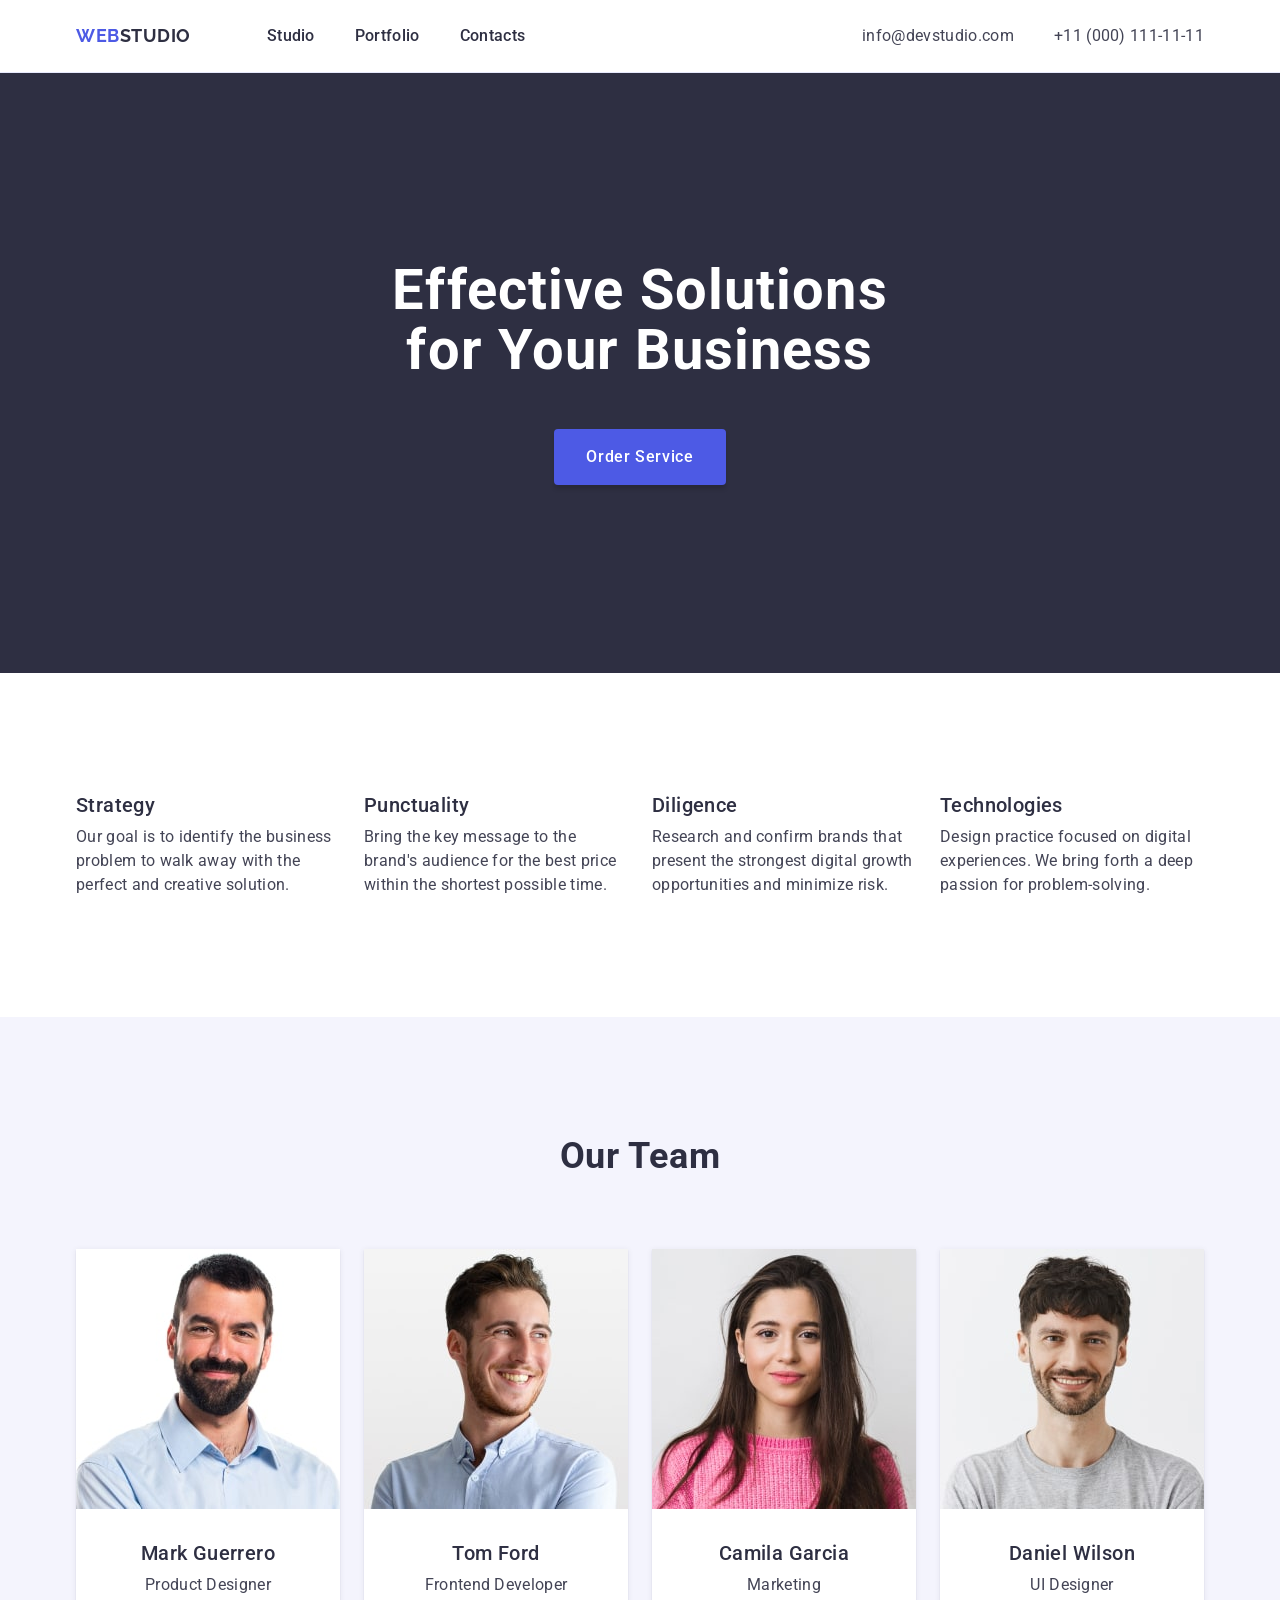
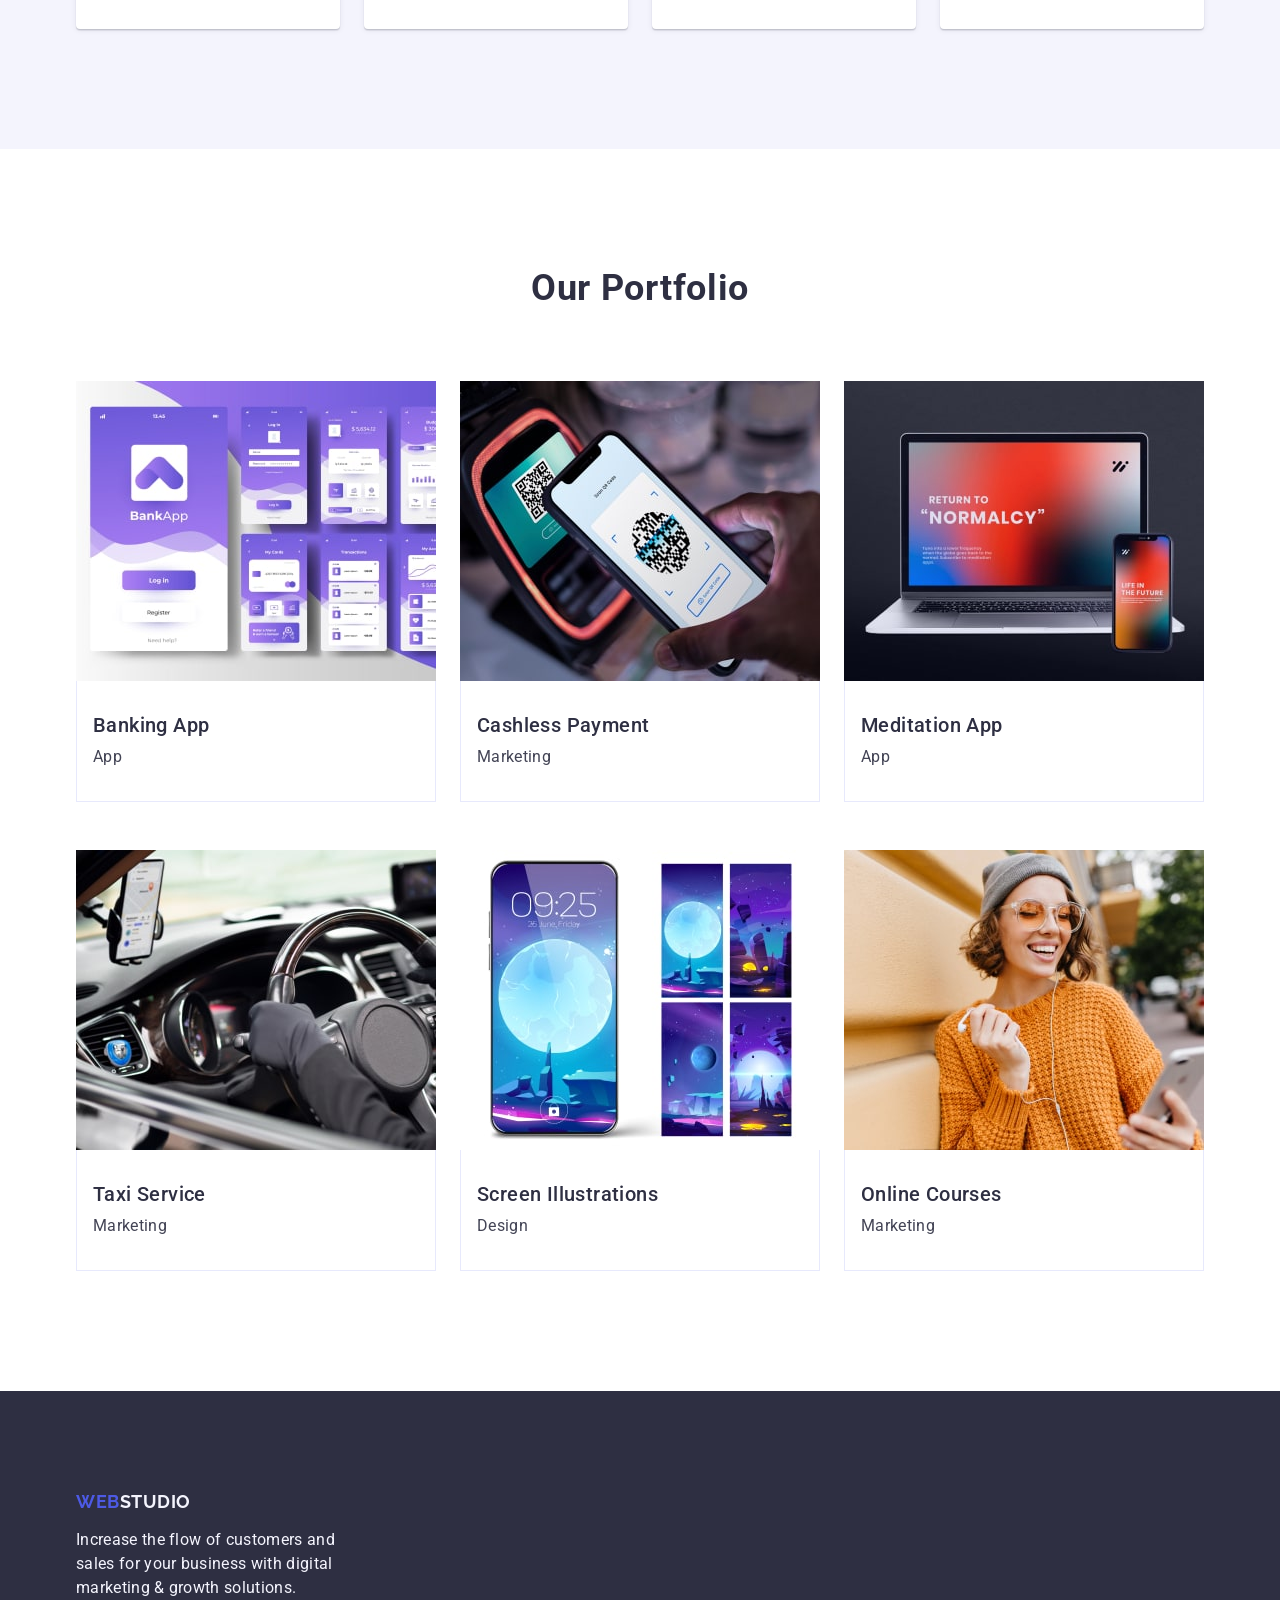
<file: index.html>
<!DOCTYPE html>
<html lang="en">
  <head>
    <!-- meta -->
    <meta charset="UTF-8" />
    <meta name="viewport" content="width=device-width, initial-scale=1.0" />
    <!-- meta-end -->
    <link rel="preconnect" href="https://fonts.googleapis.com" />
    <link rel="preconnect" href="https://fonts.gstatic.com" crossorigin />
    <link href="https://fonts.googleapis.com/css2?family=Roboto:wght@400;500;700&family=Raleway:wght@700&display=swap" rel="stylesheet" />
    <link rel="stylesheet" href="https://cdnjs.cloudflare.com/ajax/libs/modern-normalize/2.0.0/modern-normalize.min.css" />
    <link rel="stylesheet" href="./css/styles.css" />
    <title>Malyshev S. goit-markup-hw-03</title>
  </head>
  <body>
    <!-- header-section -->
    <header class="header">
      <div class="container header--wrap">
        <nav class="header__navmenu">
          <a href="./index.html" class="header__navmenu-logo">Web<span class="header__navmenu-logo--gray">Studio</span></a>
          <ul class="header__navmenu-list">
            <li class="header__navmenu-item">
              <a href="./index.html" class="header__navmenu-link">Studio</a>
            </li>
            <li class="header__navmenu-item">
              <a href="" class="header__navmenu-link">Portfolio</a>
            </li>
            <li class="header__navmenu-item">
              <a href="" class="header__navmenu-link">Contacts</a>
            </li>
          </ul>
        </nav>
        <address class="header__address">
          <ul class="header__address-list">
            <li class="header__address-item">
              <a class="header__address-link" href="mailto:info@devstudio.com">info@devstudio.com</a>
            </li>
            <li class="header__address-item">
              <a class="header__address-link" href="tel:+110001111111">+11 (000) 111-11-11</a>
            </li>
          </ul>
        </address>
      </div>
    </header>
    <!-- header-section-end -->
    <!-- main-start -->
    <main>
      <!-- hero-section-start -->
      <section class="hero">
        <div class="container">
          <h1 class="hero__tittle">Effective Solutions for Your Business</h1>
          <button class="hero__button" type="button">Order Service</button>
        </div>
      </section>
      <!-- hero-section-end -->
      <!-- advantages-section-start -->
      <section class="advantages section">
        <div class="container">
          <h2 class="advantages__tittle-section visually-hidden">Advantages</h2>
          <ul class="advantages__card-list">
            <li class="advantages__card-item">
              <h3 class="advantages__card-tittle">Strategy</h3>
              <p class="advantages__card-txt">Our goal is to identify the business problem to walk away with the perfect and creative solution.</p>
            </li>
            <li class="advantages__card-item">
              <h3 class="advantages__card-tittle">Punctuality</h3>
              <p class="advantages__card-txt">Bring the key message to the brand's audience for the best price within the shortest possible time.</p>
            </li>
            <li class="advantages__card-item">
              <h3 class="advantages__card-tittle">Diligence</h3>
              <p class="advantages__card-txt">Research and confirm brands that present the strongest digital growth opportunities and minimize risk.</p>
            </li>
            <li class="advantages__card-item">
              <h3 class="advantages__card-tittle">Technologies</h3>
              <p class="advantages__card-txt">Design practice focused on digital experiences. We bring forth a deep passion for problem-solving.</p>
            </li>
          </ul>
        </div>
      </section>
      <!-- advantages-section-end -->
      <!-- our-team-section-start -->
      <section class="our-team section">
        <div class="container">
          <h2 class="our-team__tittle-section">Our Team</h2>
          <ul class="our-team__card-list">
            <li class="our-team__card-item">
              <img class="our-team__card-img" src="./images/section-our-team/product-designer.jpg" alt="workmate" width="264" height="260" />
              <div class="our-team__card-desc">
                <h3 class="our-team__card-title">Mark Guerrero</h3>
                <p class="our-team__card-txt">Product Designer</p>
              </div>
            </li>
            <li class="our-team__card-item">
              <img class="our-team__card-img" src="./images/section-our-team/frontend-developer.jpg" alt="workmate" width="264" height="260" />
              <div class="our-team__card-desc">
                <h3 class="our-team__card-title">Tom Ford</h3>
                <p class="our-team__card-txt">Frontend Developer</p>
              </div>
            </li>
            <li class="our-team__card-item">
              <img class="our-team__card-img" src="./images/section-our-team/marketing.jpg" alt="workmate" width="264" height="260" />
              <div class="our-team__card-desc">
                <h3 class="our-team__card-title">Camila Garcia</h3>
                <p class="our-team__card-txt">Marketing</p>
              </div>
            </li>
            <li class="our-team__card-item">
              <img class="our-team__card-img" src="./images/section-our-team/UI-designer.jpg" alt="workmate" width="264" height="260" />
              <div class="our-team__card-desc">
                <h3 class="our-team__card-title">Daniel Wilson</h3>
                <p class="our-team__card-txt">UI Designer</p>
              </div>
            </li>
          </ul>
        </div>
      </section>
      <!-- our-team-section-end -->
      <!-- our-portfolio-section-start -->
      <section class="portfolio section">
        <div class="container">
          <h2 class="portfolio__tittle-section">Our Portfolio</h2>
          <ul class="portfolio__card-list">
            <li class="portfolio__card-item">
              <img class="portfolio__card-img" src="./images/section-portfolio/img-banking-app.jpg" alt="our development" width="360" height="300" />
              <div class="portfolio__card-desc">
                <h3 class="portfolio__card-tittle">Banking App</h3>
                <p class="portfolio__card-txt">App</p>
              </div>
            </li>
            <li class="portfolio__card-item">
              <img class="portfolio__card-img" src="./images/section-portfolio/img-cashless-payment.jpg" alt="our development" width="360" height="300" />
              <div class="portfolio__card-desc">
                <h3 class="portfolio__card-tittle">Cashless Payment</h3>
                <p class="portfolio__card-txt">Marketing</p>
              </div>
            </li>
            <li class="portfolio__card-item">
              <img class="portfolio__card-img" src="./images/section-portfolio/img-meditation-app.jpg" alt="our development" width="360" height="300" />
              <div class="portfolio__card-desc">
                <h3 class="portfolio__card-tittle">Meditation App</h3>
                <p class="portfolio__card-txt">App</p>
              </div>
            </li>
            <li class="portfolio__card-item">
              <img class="portfolio__card-img" src="./images/section-portfolio/img-taxi-service.jpg" alt="our development" width="360" height="300" />
              <div class="portfolio__card-desc">
                <h3 class="portfolio__card-tittle">Taxi Service</h3>
                <p class="portfolio__card-txt">Marketing</p>
              </div>
            </li>
            <li class="portfolio__card-item">
              <img class="portfolio__card-img" src="./images/section-portfolio/img-screen-illustrations.jpg" alt="our development" width="360" height="300" />
              <div class="portfolio__card-desc">
                <h3 class="portfolio__card-tittle">Screen Illustrations</h3>
                <p class="portfolio__card-txt">Design</p>
              </div>
            </li>
            <li class="portfolio__card-item">
              <img class="portfolio__card-img" src="./images/section-portfolio/img-online-courses.jpg" alt="our development" width="360" height="300" />
              <div class="portfolio__card-desc">
                <h3 class="portfolio__card-tittle">Online Courses</h3>
                <p class="portfolio__card-txt">Marketing</p>
              </div>
            </li>
          </ul>
        </div>
      </section>
      <!-- our-portfolio-section-end -->
    </main>
    <!-- main-end -->
    <!-- footer-section-start -->
    <footer class="footer">
      <div class="container">
        <a class="footer__logo-link" href="./index.html">Web<span class="footer__logo-link--cloud">Studio</span></a>
        <p class="footeer__txt">Increase the flow of customers and sales for your business with digital marketing & growth solutions.</p>
      </div>
    </footer>
    <!-- footer-section-end -->
  </body>
</html>
</file>
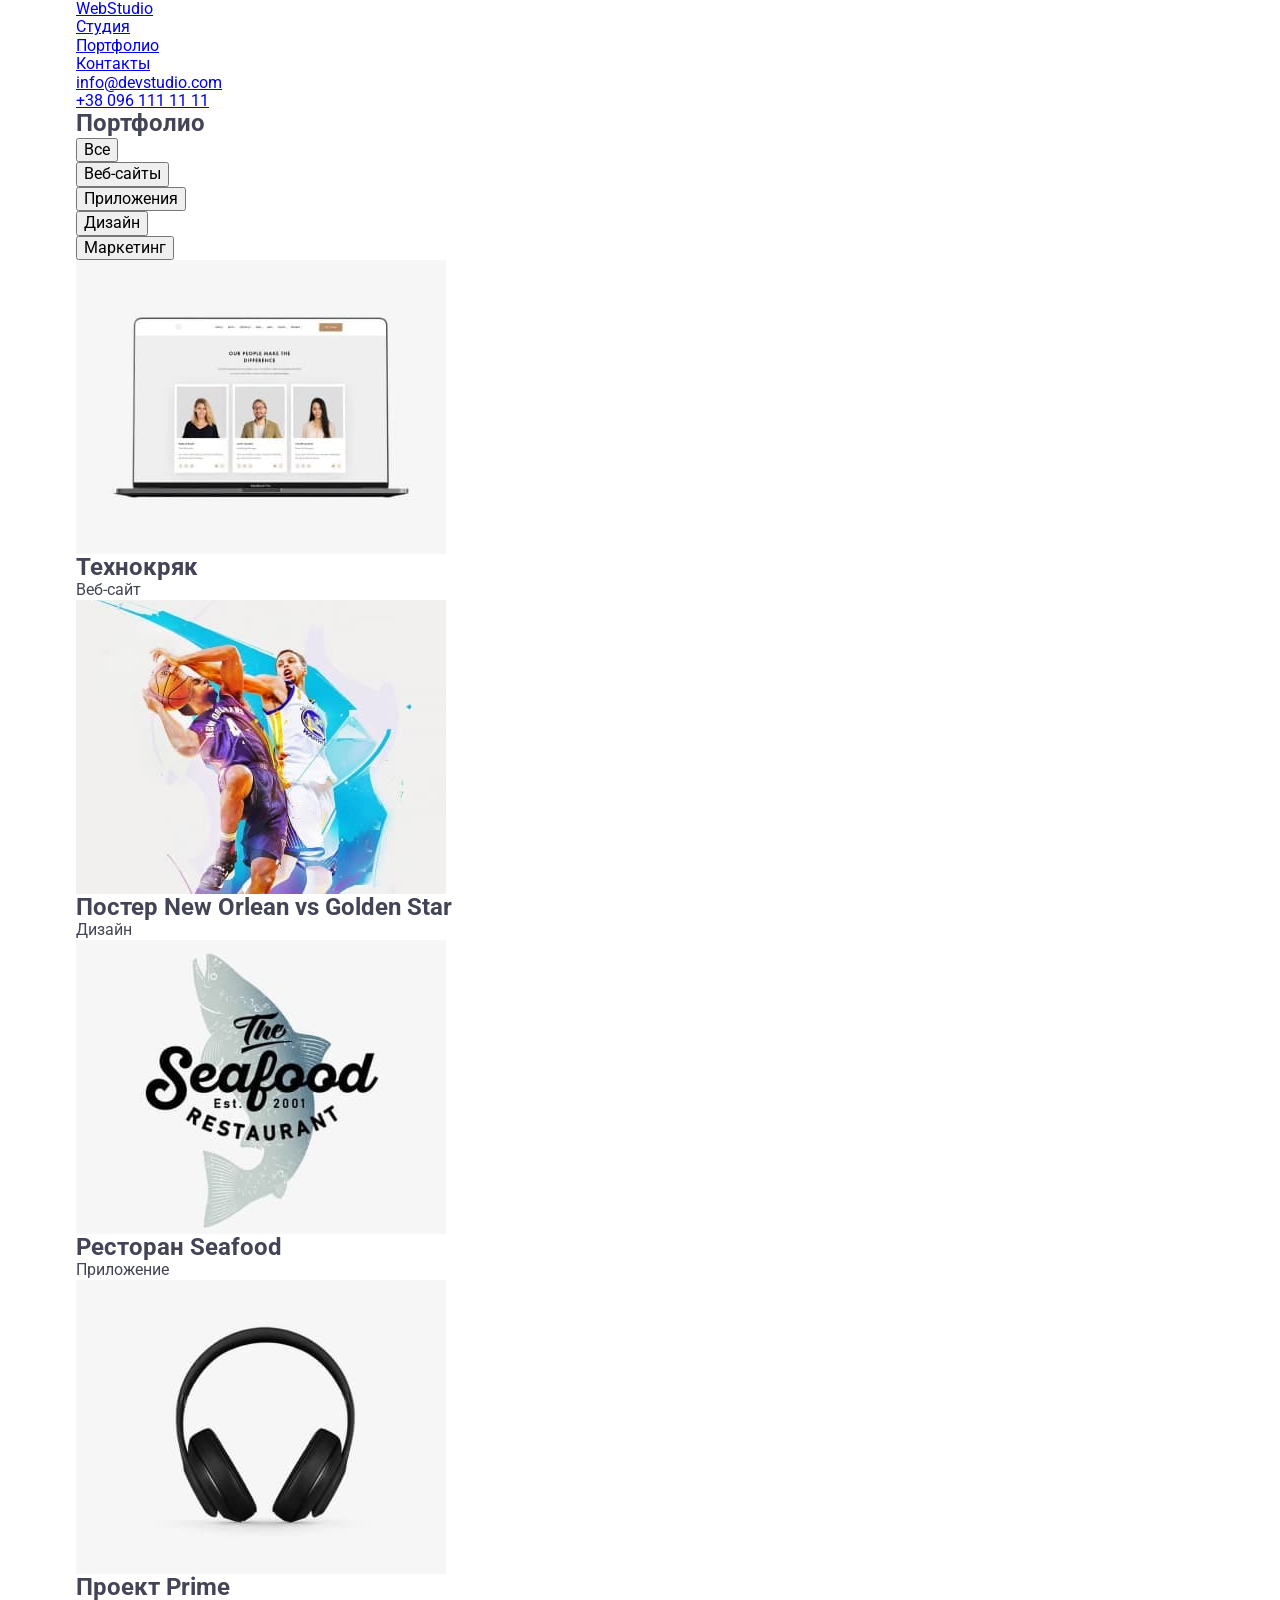
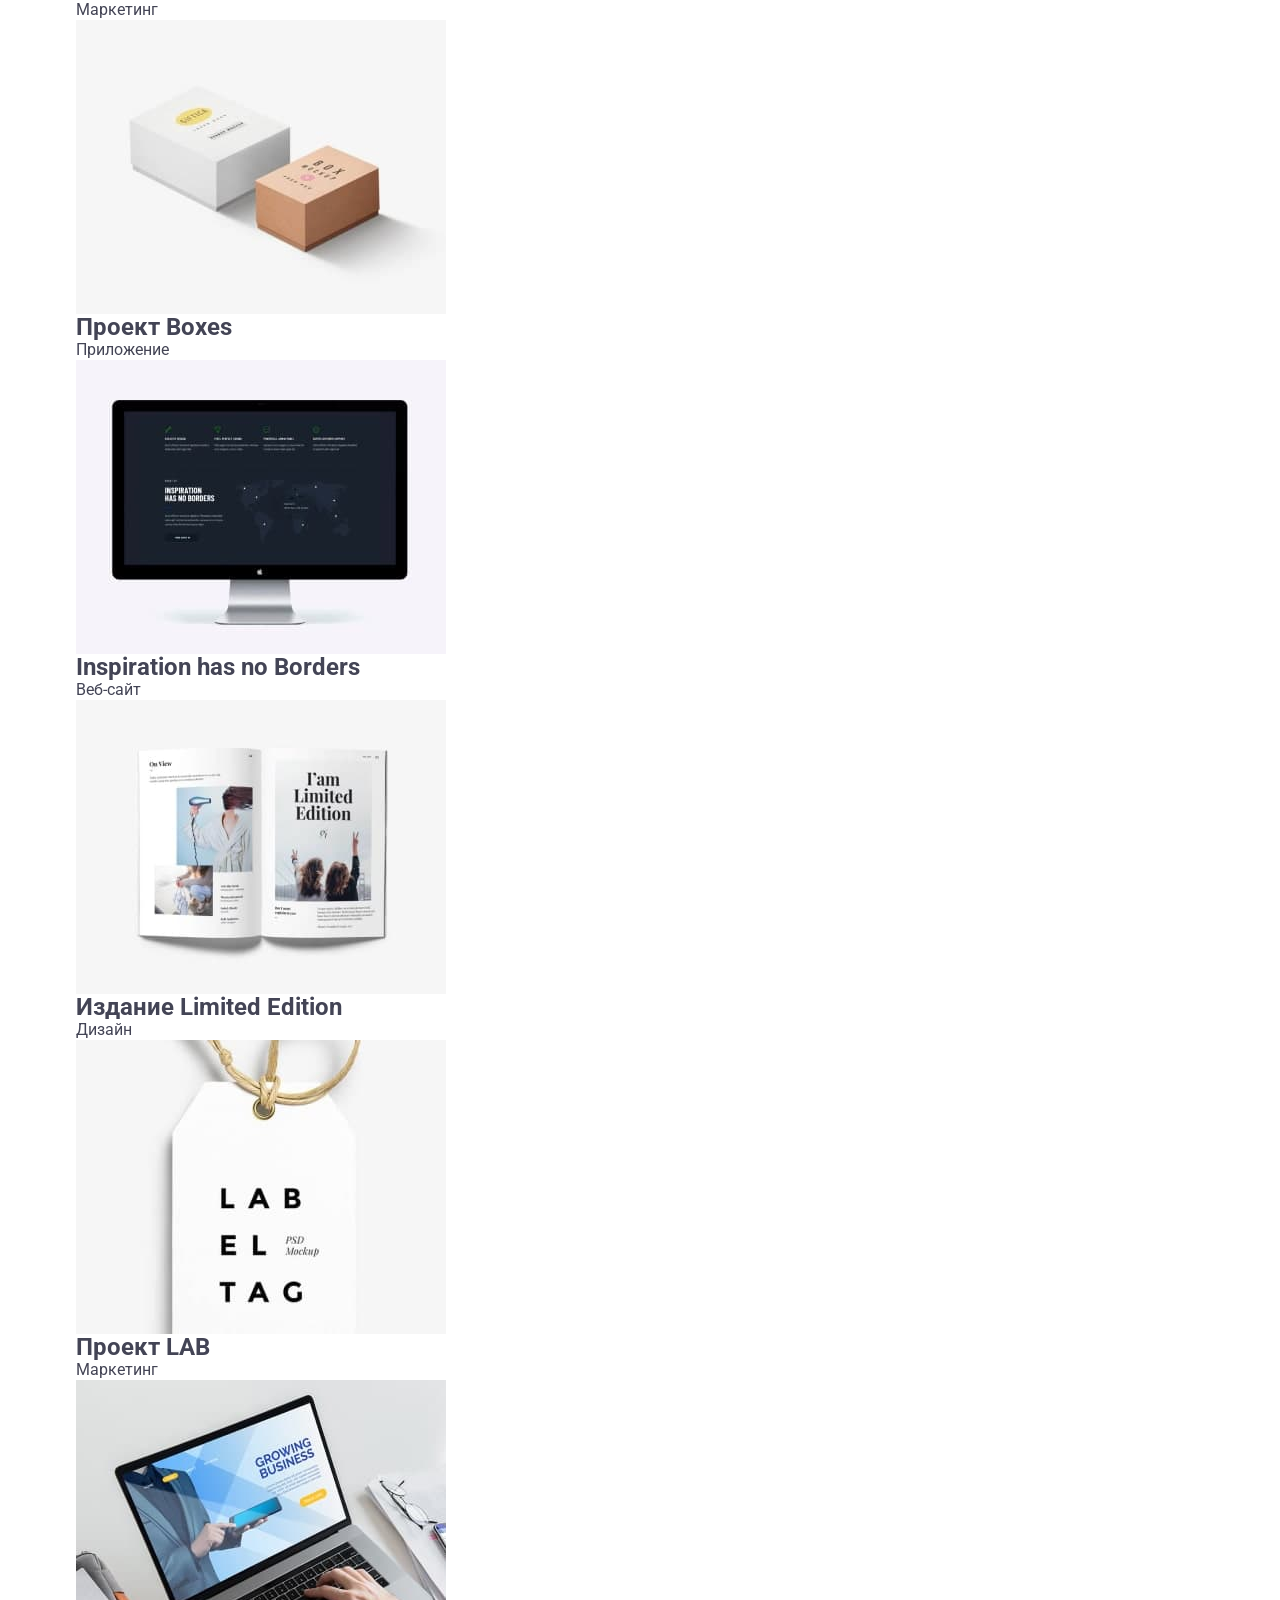
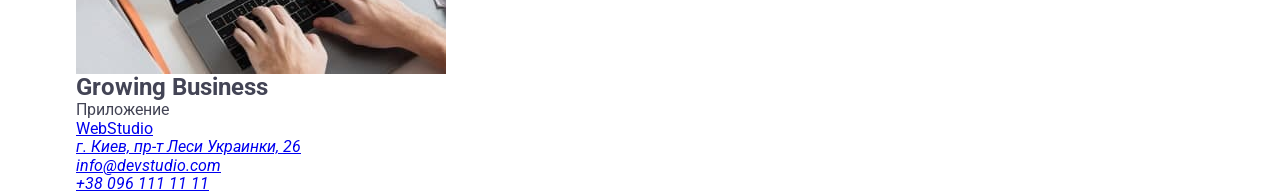
<file: portfolio.html>
<!DOCTYPE html>
<html lang="ru">
	<head>
		<meta charset="UTF-8" />
		<meta http-equiv="X-UA-Compatible" content="IE=edge" />
		<meta name="viewport" content="width=device-width, initial-scale=1.0" />
		<link rel="stylesheet" href="https://cdnjs.cloudflare.com/ajax/libs/modern-normalize/1.1.0/modern-normalize.min.css" />
		<title lang="en">Malyshev homework3 portfolio</title>
		<link rel="preconnect" href="https://fonts.googleapis.com" />
		<link rel="preconnect" href="https://fonts.gstatic.com" crossorigin />
		<link href="https://fonts.googleapis.com/css2?family=Raleway:wght@700&family=Roboto:wght@400;500;700;900&display=swap" rel="stylesheet" />
		<link rel="stylesheet" href="./css/styles.css" />
	</head>
	<body>
		<header class="header-content-formation">
			<div class="container header-content-flex">
				<a href="./index.html" lang="en" class="header-logo_blue link">Web<span class="logo_black">Studio</span></a>
				<nav>
					<ul class="list header-nav_menu-flex">
						<li><a href="./index.html" class="header-nav_menu_link-style header-nav_menu-mod link">Студия</a></li>
						<li><a href="./portfolio.html" class="header-nav_menu_link-style header-nav_menu-mod current link">Портфолио</a></li>
						<li><a href="#" class="header-nav_menu_link-style header-nav_menu-mod link">Контакты</a></li>
					</ul>
				</nav>
				<ul class="list header-contact-flex">
					<li>
						<a href="mailto:info@devstudio.com" target="_blank" class="header-mail_link_style header-contact-mod link">info@devstudio.com</a>
					</li>
					<li><a href="tel:+380961111111" target="_blank" class="header-tel_link_style header-contact-mod link">+38 096 111 11 11</a></li>
				</ul>
			</div>
		</header>
		<main>
			<section class="portfolio-section-formation">
				<div class="container">
					<h1 class="portfolio-title portfolio-title-fantom">Портфолио</h1>
					<ul class="list portfolio-content_filter-flex">
						<li><button type="button" class="filter_super_button filter-button-mod">Все</button></li>
						<li><button type="button" class="filter_button filter-button-mod">Веб-сайты</button></li>
						<li><button type="button" class="filter_button filter-button-mod">Приложения</button></li>
						<li><button type="button" class="filter_button filter-button-mod">Дизайн</button></li>
						<li><button type="button" class="filter_button filter-button-mod">Маркетинг</button></li>
					</ul>
					<ul class="list portfolio-card_content-formation">
						<li>
							<img src="./images/pic11.jpg" alt="Веб-сайт про технологии" width="370" height="294" />
							<div class="portfolio-card_text-formation">
								<h2 class="portfolio-sub_title-style">Технокряк</h2>
								<p class="portfolio-card_text-style">Веб-сайт</p>
							</div>
						</li>
						<li>
							<img src="./images/pic12.jpg" alt="Противостояние двух баскетболистов" width="370" height="294" />
							<div class="portfolio-card_text-formation">
								<h2 class="portfolio-sub_title-style">
									Постер
									<span class="portfolio-sub_title-style" lang="en">New Orlean vs Golden Star</span>
								</h2>
								<p class="portfolio-card_text-style">Дизайн</p>
							</div>
						</li>
						<li>
							<img src="./images/pic13.jpg" alt="Логотип с лососем и названием ресторана" width="370" height="294" />
							<div class="portfolio-card_text-formation">
								<h2 class="portfolio-sub_title-style">
									Ресторан
									<span class="portfolio-sub_title-style" lang="en">Seafood</span>
								</h2>
								<p class="portfolio-card_text-style">Приложение</p>
							</div>
						</li>
						<li>
							<img src="./images/pic14.jpg" alt="Наушники" width="370" height="294" />
							<div class="portfolio-card_text-formation">
								<h2 class="portfolio-sub_title-style">
									Проект
									<span lang="en">Prime</span>
								</h2>
								<p class="portfolio-card_text-style">Маркетинг</p>
							</div>
						</li>
						<li>
							<img src="./images/pic15.jpg" alt="Две коробки" width="370" height="294" />
							<div class="portfolio-card_text-formation">
								<h2 class="portfolio-sub_title-style">
									Проект
									<span class="portfolio-sub_title-style" lang="en">Boxes</span>
								</h2>
								<p class="portfolio-card_text-style">Приложение</p>
							</div>
						</li>
						<li>
							<img src="./images/pic16.jpg" alt="Сайт с изображением карты мира" width="370" height="294" />
							<div class="portfolio-card_text-formation">
								<h2 class="portfolio-sub_title-style" lang="en">Inspiration has no Borders</h2>
								<p class="portfolio-card_text-style">Веб-сайт</p>
							</div>
						</li>
						<li>
							<img src="./images/pic17.jpg" alt="Раскрытая книга" width="370" height="294" />
							<div class="portfolio-card_text-formation">
								<h2 class="portfolio-sub_title-style">
									Издание
									<span lang="en" class="portfolio-sub_title-formation">Limited Edition</span>
								</h2>
								<p class="portfolio-card_text-style">Дизайн</p>
							</div>
						</li>
						<li>
							<img src="./images/pic18.jpg" alt="Лейба на верёвке" width="370" height="294" />
							<div class="portfolio-card_text-formation">
								<h2 class="portfolio-sub_title-style">
									Проект
									<span class="portfolio-sub_title-style" lang="en">LAB</span>
								</h2>
								<p class="portfolio-card_text-style">Маркетинг</p>
							</div>
						</li>
						<li>
							<img src="./images/pic19.jpg" alt="Работа с ноутбуком" width="370" height="294" />
							<div class="portfolio-card_text-formation">
								<h2 class="portfolio-sub_title-style" lang="en">Growing Business</h2>
								<p class="portfolio-card_text-style">Приложение</p>
							</div>
						</li>
					</ul>
				</div>
			</section>
		</main>
		<footer class="footer-section-formation">
			<div class="container">
				<a href="./index.html" lang="en" class="footer-logo_blue link">Web<span class="logo_white">Studio</span></a>
				<address>
					<ul class="list">
						<li class="footer-maps_link-formation">
							<a href="https://goo.gl/maps/JzSsFaJVBJ5db8CR7" target="_blank" class="footer-maps_link-style link">
								г. Киев, пр-т Леси Украинки, 26
							</a>
						</li>
						<li class="footer-mail_link-formation">
							<a href="mailto:info@devstudio.com" target="_blank" class="footer-mail_link-style footer-cont_link-mod link">info@devstudio.com</a>
						</li>
						<li><a href="tel:+380961111111" target="_blank" class="footer-tel_link-style footer-cont_link-mod link">+38 096 111 11 11</a></li>
					</ul>
				</address>
			</div>
		</footer>
	</body>
</html>
</file>
<file: css/styles.css>
/** global-style-start */

html {
  box-sizing: border-box;
}

*,
*::before,
*::after {
  box-sizing: inherit;
}

body {
  font-family: 'Roboto', sans-serif;
  font-size: 16px;
  font-weight: 400;
  color: #434455;
  background-color: #ffffff;
}

ul,
ol {
  list-style-type: none;
  margin: 0;
  padding: 0;
}

h1,
h2,
h3,
h4,
h5,
h6,
p {
  margin-top: 0;
  margin-bottom: 0;
}

.container {
  width: 100%;
  max-width: 1158px;
  padding-left: 15px;
  padding-right: 15px;
  margin: 0 auto;
}

.section {
  padding-top: 120px;
  padding-bottom: 120px;
}

img {
  display: block;
}

.visually-hidden {
  position: absolute;
  width: 1px;
  height: 1px;
  margin: -1px;
  border: 0;
  padding: 0;
  white-space: nowrap;
  clip-path: inset(100%);
  clip: rect(0 0 0 0);
  overflow: hidden;
}

/** global-style-end */
/** header-section */

.header {
  border-bottom: 1px solid #e7e9fc;
}

.header--wrap {
  display: flex;
  align-items: center;
}

/* header-section-logo */

.header__navmenu-logo {
  margin-right: 76px;

  font-family: 'Raleway', sans-serif;
  font-weight: 700;
  font-size: 18px;
  text-transform: uppercase;
  line-height: 1.17;
  letter-spacing: 0.03em;
  color: #4d5ae5;
  text-decoration: none;
}

.header__navmenu-logo--gray {
  color: #2e2f42;
}

/* header-section-navmenu */

.header__navmenu {
  display: flex;
  align-items: center;
}

.header__navmenu-list {
  display: flex;
  gap: 40px;
}

.header__navmenu-link {
  display: block;
  padding: 24px 0;

  font-weight: 500;
  color: #2e2f42;
  line-height: 1.5;
  letter-spacing: 0.02em;
  text-decoration: none;
}

.header__navmenu-link:hover,
.header__navmenu-link:focus {
  color: #404bbf;
}

/* header-section-address */

.header__address {
  font-style: normal;
  margin-left: auto;
}

.header__address-list {
  display: flex;
  gap: 40px;
}

.header__address-link {
  color: #434455;
  text-decoration: none;
  line-height: 1.5;
  letter-spacing: 0.02em;
}

.header__address-link:hover,
.header__address-link:focus {
  color: #404bbf;
}

/** header-section-end */
/** hero-section-start */

.hero {
  padding: 188px 0 188px 0;
  background-color: #2e2f42;
}

.hero__tittle {
  max-width: 496px;
  text-align: center;
  margin: 0 auto 48px auto;

  color: #ffffff;
  font-size: 56px;
  line-height: 1.07;
  letter-spacing: 0.02em;
}

.hero__button {
  display: block;
  margin: 0 auto;
  min-width: 169px;
  border-radius: 4px;
  padding: 16px 32px;

  font-family: 'Roboto', sans-serif;
  font-weight: 500;
  color: #fff;
  line-height: 1.5;
  letter-spacing: 0.04em;

  cursor: pointer;
  border: none;
  background-color: #4d5ae5;
  box-shadow: 0px 4px 4px 0px rgba(0, 0, 0, 0.15);
}

.hero__button:hover,
.hero__button:focus {
  background-color: #404bbf;
}

/** hero-section-end */
/** advatages-section-start */

.advantages__card-list {
  display: flex;
  gap: 24px;
}

.advantages__card-item {
  max-width: 264px;
}

.advantages__card-tittle {
  margin-bottom: 8px;
  font-size: 20px;
  font-weight: 500;
  line-height: 1.2;
  letter-spacing: 0.02em;
  color: #2e2f42;
}

.advantages__card-txt {
  line-height: 1.5;
  letter-spacing: 0.02em;
}

/** advatages-section-end */
/** our-team-section-start */

.our-team {
  background-color: #f4f4fd;
}

.our-team__tittle-section {
  margin-bottom: 72px;

  text-align: center;
  color: #2e2f42;
  font-size: 36px;
  font-weight: 700;
  line-height: 1.11;
  letter-spacing: 0.02em;

  text-transform: capitalize;
}

.our-team__card-list {
  display: flex;
  gap: 24px;
}

.our-team__card-item {
  flex-basis: calc((100% - 72px) / 4);

  border-radius: 0px 0px 4px 4px;
  box-shadow: 0px 2px 1px 0px rgba(46, 47, 66, 0.08), 0px 1px 1px 0px rgba(46, 47, 66, 0.16), 0px 1px 6px 0px rgba(46, 47, 66, 0.08);
  background-color: #ffffff;
}

.our-team__card-desc {
  padding: 32px 0;
}

.our-team__card-title {
  margin-bottom: 8px;

  text-align: center;
  font-size: 20px;
  font-weight: 500;
  line-height: 1.2;
  letter-spacing: 0.02em;
  color: #2e2f42;
}

.our-team__card-txt {
  text-align: center;
  line-height: 1.5;
  letter-spacing: 0.02em;
}

/** our-team-section-end */
/** portfolio-section-start */

.portfolio__tittle-section {
  margin-bottom: 72px;

  text-align: center;
  font-size: 36px;
  font-weight: 700;
  line-height: 1.11;
  letter-spacing: 0.02em;
  text-transform: capitalize;
  color: #2e2f42;
}

.portfolio__card-list {
  display: flex;
  flex-wrap: wrap;
  gap: 48px 24px;
}

.portfolio__card-item {
  flex-basis: calc((100% - 48px) / 3);

  background-color: #ffffff;
}

.portfolio__card-desc {
  padding: 32px 16px;

  border: 1px solid #e7e9fc;
  border-top: none;
}

.portfolio__card-tittle {
  margin-bottom: 8px;

  font-size: 20px;
  font-weight: 500;
  line-height: 1.2;
  letter-spacing: 0.02em;
  color: #2e2f42;
}

.portfolio__card-txt {
  line-height: 1.5;
  letter-spacing: 0.02em;
}

/** portfolio-section-end */
/** footer-section-start */

.footer {
  background-color: #2e2f42;
}

.footer__logo-link {
  margin-bottom: 16px;
  display: inline-block;

  font-family: 'Raleway', sans-serif;
  font-size: 18px;
  font-weight: 700;
  line-height: 1.17;
  letter-spacing: 0.03em;
  text-transform: uppercase;
  text-decoration: none;
  color: #4d5ae5;
}

.footeer__txt {
  max-width: 264px;

  line-height: 1.5;
  letter-spacing: 0.02em;
  color: #f4f4fd;
}

.footer__logo-link--cloud {
  color: #f4f4fd;
}

.footer {
  padding: 100px 0 100px 0;
}

/** footer-section-end */
</file>
